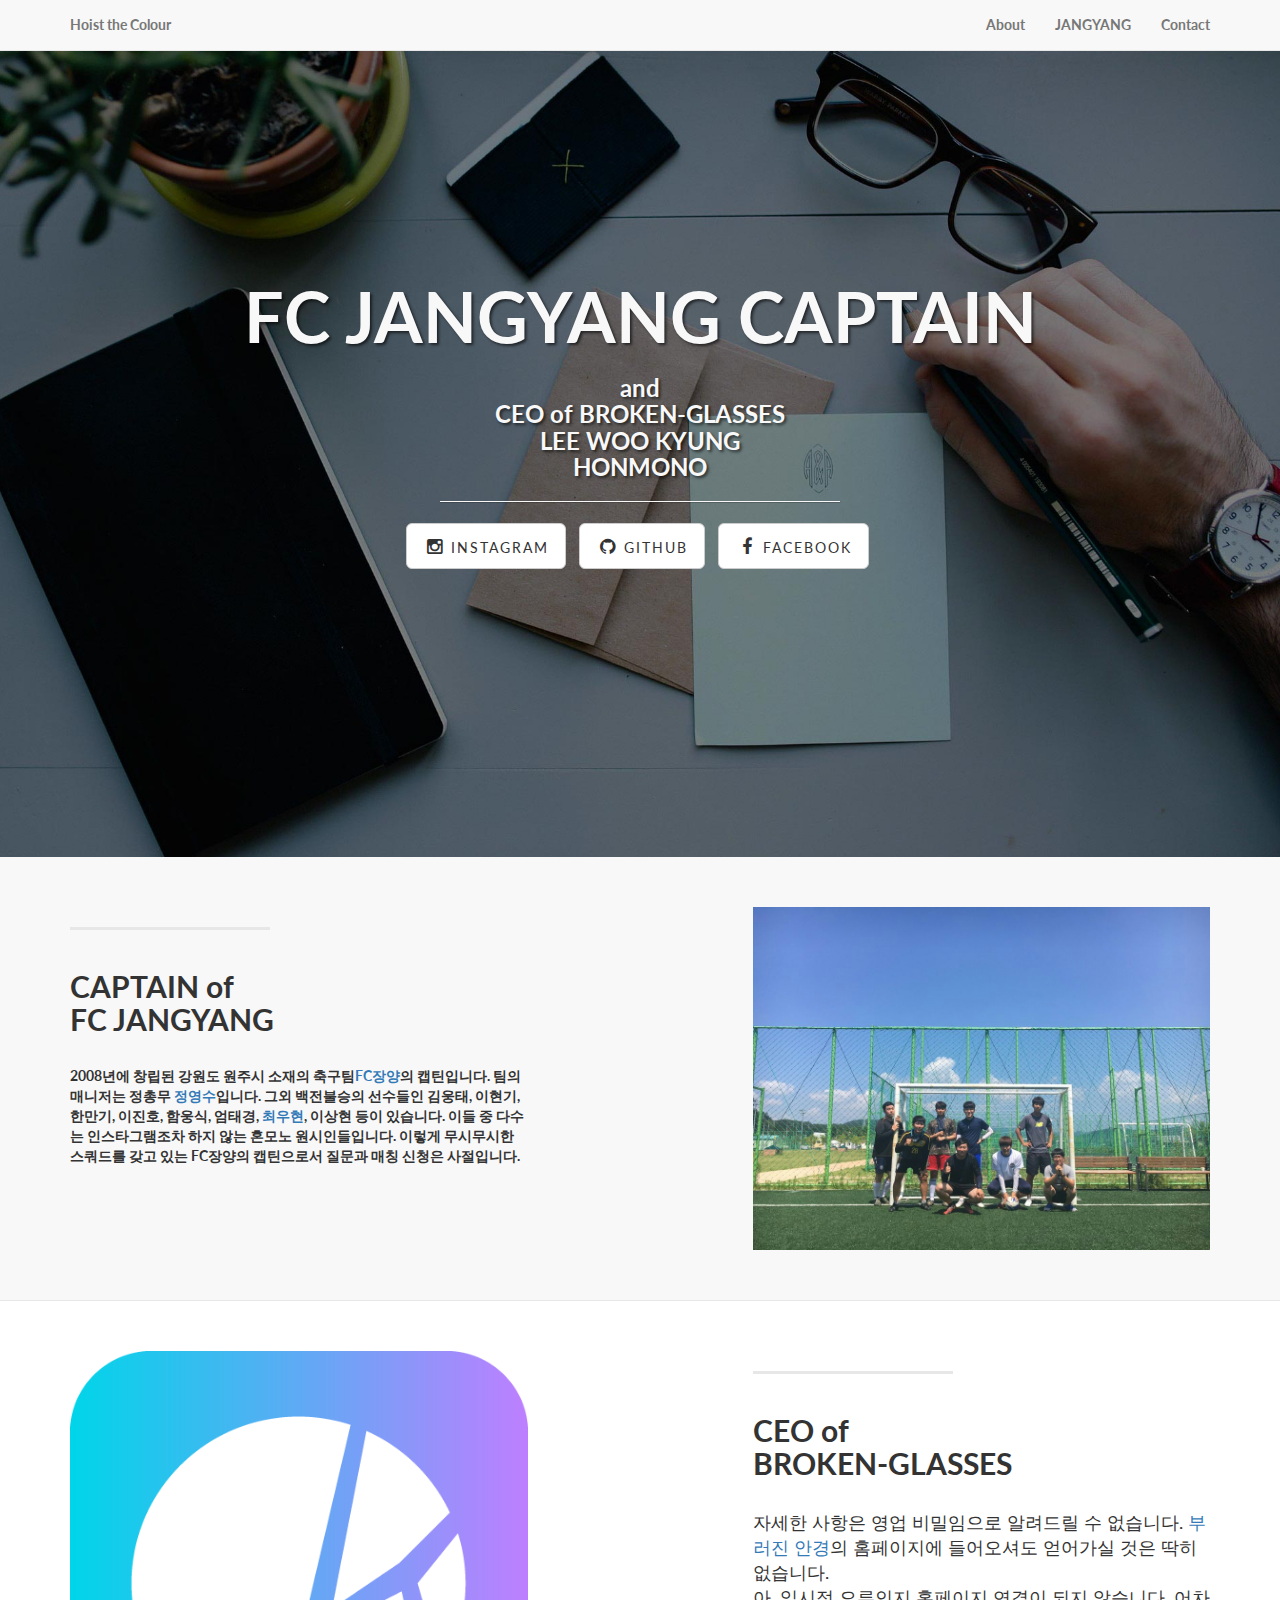
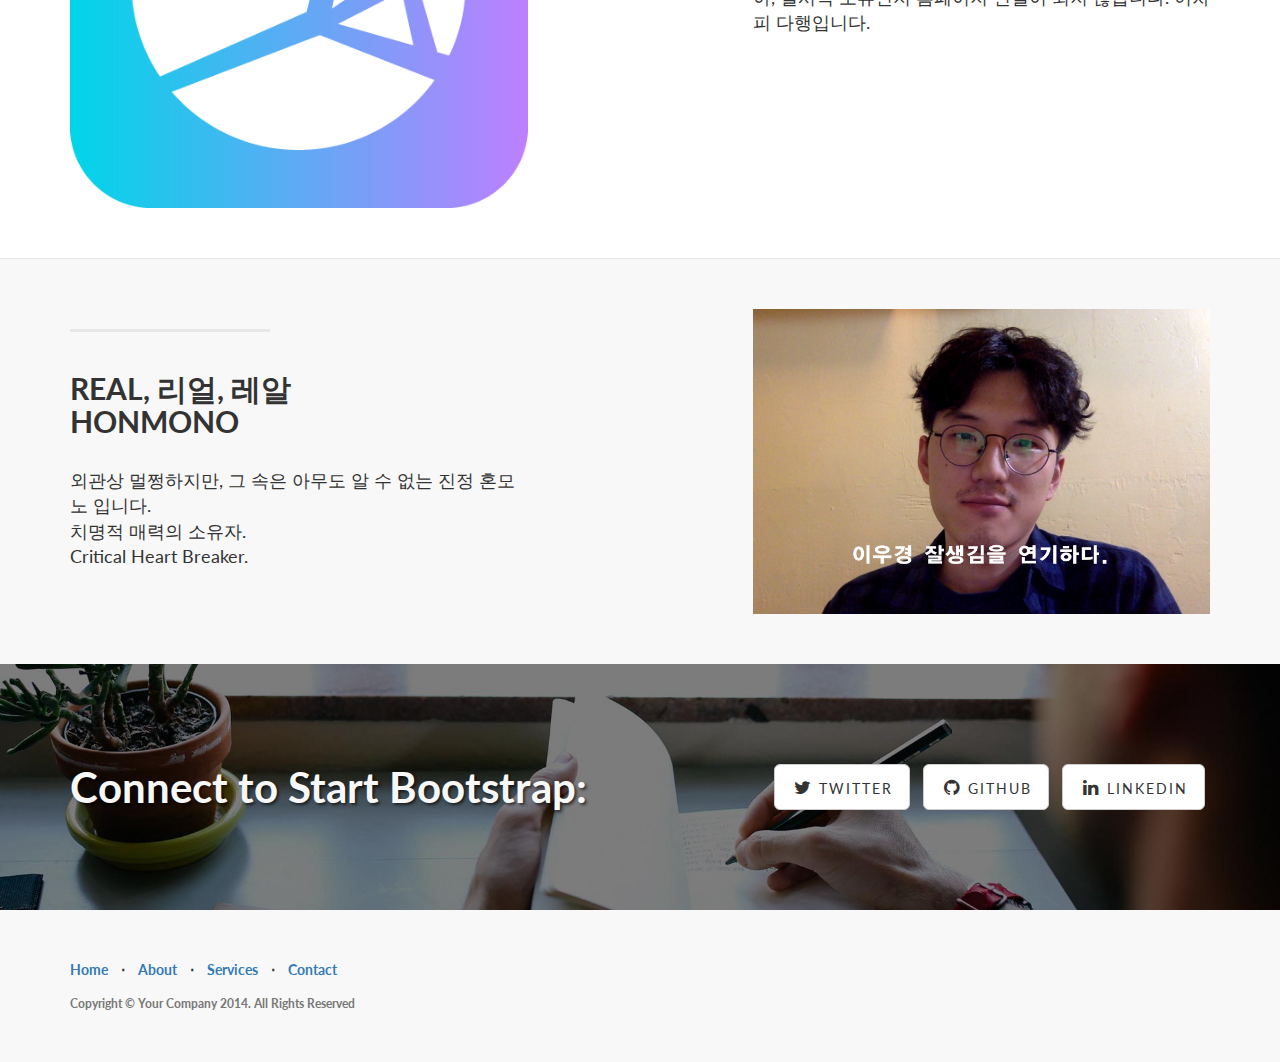
<file: index.html>
<!DOCTYPE html>
<html lang="en">

<head>

    <meta charset="utf-8">
    <meta http-equiv="X-UA-Compatible" content="IE=edge">
    <meta name="viewport" content="width=device-width, initial-scale=1">
    <meta name="description" content="">
    <meta name="author" content="">

    <title>Broken-Glasses</title>

    <!-- Bootstrap Core CSS -->
    <link href="css/bootstrap.min.css" rel="stylesheet">

    <!-- Custom CSS -->
    <link href="css/landing-page.css" rel="stylesheet">

    <!-- Custom Fonts -->
    <link href="font-awesome/css/font-awesome.min.css" rel="stylesheet" type="text/css">
    <link href="https://fonts.googleapis.com/css?family=Lato:300,400,700,300italic,400italic,700italic" rel="stylesheet" type="text/css">

    <!-- HTML5 Shim and Respond.js IE8 support of HTML5 elements and media queries -->
    <!-- WARNING: Respond.js doesn't work if you view the page via file:// -->
    <!--[if lt IE 9]>
        <script src="https://oss.maxcdn.com/libs/html5shiv/3.7.0/html5shiv.js"></script>
        <script src="https://oss.maxcdn.com/libs/respond.js/1.4.2/respond.min.js"></script>
    <![endif]-->

</head>

<body>

    <!-- Navigation -->
    <nav class="navbar navbar-default navbar-fixed-top topnav" role="navigation">
        <div class="container topnav">
            <!-- Brand and toggle get grouped for better mobile display -->
            <div class="navbar-header">
                <button type="button" class="navbar-toggle" data-toggle="collapse" data-target="#bs-example-navbar-collapse-1">
                    <span class="sr-only">Toggle navigation</span>
                    <span class="icon-bar"></span>
                    <span class="icon-bar"></span>
                    <span class="icon-bar"></span>
                </button>
                <a class="navbar-brand topnav" href="#">
                    <!--<div class="logo12345"><img id="logo512" src="/img/logo512.png"/></div>-->
                    Hoist the Colour</a>
            </div>
            <!-- Collect the nav links, forms, and other content for toggling -->
            <div class="collapse navbar-collapse" id="bs-example-navbar-collapse-1">
                <ul class="nav navbar-nav navbar-right">
                    <li>
                        <a href="#about">About</a>
                    </li>
                    <li>
                        <a href="#services">JANGYANG</a>
                    </li>
                    <li>
                        <a href="#contact">Contact</a>
                    </li>
                </ul>
            </div>
            <!-- /.navbar-collapse -->
        </div>
        <!-- /.container -->
    </nav>


    <!-- Header -->
    <a name="about"></a>
    <div class="intro-header">
        <!--<video autoplay loop id="videoBg">-->
        <!--    <source src="/img/1.mp4" type="video/mp4">-->
        <!--    </video>-->
        <div class="container">
            </video>
            <div class="row">
                <div class="col-lg-12">
                    <div class="intro-message">
                        <h1>FC JANGYANG CAPTAIN</h1>
                        <h3>and<br>CEO of BROKEN-GLASSES<br>LEE WOO KYUNG<br>HONMONO</h3>
                        <hr class="intro-divider">
                        <ul class="list-inline intro-social-buttons">
                            <li>
                                <a href="https://www.instagram.com/fcjyct" class="btn btn-default btn-lg"><i class="fa fa-instagram fa-fw"></i> <span class="network-name">Instagram</span></a>
                            </li>
                            <li>
                                <a href="https://github.com/jangyang/jangyangcaptain" class="btn btn-default btn-lg"><i class="fa fa-github fa-fw"></i> <span class="network-name">Github</span></a>
                            </li>
                            <li>
                                <a href="https://www.facebook.com/fcjyct" class="btn btn-default btn-lg"><i class="fa fa-facebook fa-fw"></i> <span class="network-name">Facebook</span></a>
                            </li>
                        </ul>
                    </div>
                </div>
            </div>

        </div>
        <!-- /.container -->
        <!--</video>-->
    </div>
    <!-- /.intro-header -->

    <!-- Page Content -->

	<a  name="services"></a>
    <div class="content-section-a">

        <div class="container">
            <div class="row">
                <div class="col-lg-5 col-sm-6">
                    <hr class="section-heading-spacer">
                    <div class="clearfix"></div>
                    <h2 class="section-heading">CAPTAIN of<br>FC JANGYANG</h2>
                    <p style="size=3em;">2008년에 창립된 강원도 원주시 소재의 축구팀<a target="_blank" href="https://www.facebook.com/groups/197754473633862/?ref=group_cover">FC장양</a>의 캡틴입니다. 팀의 매니저는 정총무 <a target="_blank" href="https://www.instagram.com/youngsu_hyeongyu/">정영수</a>입니다. 그외 백전불승의 선수들인 김웅태, 이현기, 한만기, 이진호, 함웅식, 엄태경, <a target="_blank" href="https://www.instagram.com/cstarb/">최우현</a>, 이상현 등이 있습니다. 이들 중 다수는 인스타그램조차 하지 않는 혼모노 원시인들입니다. 이렇게 무시무시한 스쿼드를 갖고 있는 FC장양의 캡틴으로서 질문과 매칭 신청은 사절입니다.</p>
                </div>
                <div class="col-lg-5 col-lg-offset-2 col-sm-6">
                    <img class="img-responsive" src="img/jangyang.jpg" alt="">
                </div>
            </div>

        </div>
        <!-- /.container -->

    </div>
    <!-- /.content-section-a -->

    <div class="content-section-b">

        <div class="container">

            <div class="row">
                <div class="col-lg-5 col-lg-offset-1 col-sm-push-6  col-sm-6">
                    <hr class="section-heading-spacer">
                    <div class="clearfix"></div>
                    <h2 class="section-heading">CEO of<br>BROKEN-GLASSES</h2>
                    <p class="lead">자세한 사항은 영업 비밀임으로 알려드릴 수 없습니다. <a target="_blank" href="www.broken-glasses.com/">부러진 안경</a>의 홈페이지에 들어오셔도 얻어가실 것은 딱히 없습니다.<br>아, 일시적 오류인지 홈페이지 연결이 되지 않습니다. 어차피 다행입니다.</p>
                </div>
                <div class="col-lg-5 col-sm-pull-6  col-sm-6">
                    <img class="img-responsive" src="img/logo512.png" alt="">
                </div>
            </div>

        </div>
        <!-- /.container -->

    </div>
    <!-- /.content-section-b -->

    <div class="content-section-a">

        <div class="container">

            <div class="row">
                <div class="col-lg-5 col-sm-6">
                    <hr class="section-heading-spacer">
                    <div class="clearfix"></div>
                    <h2 class="section-heading">REAL, 리얼, 레알<br>HONMONO</h2>
                    <p class="lead">외관상 멀쩡하지만, 그 속은 아무도 알 수 없는 진정 혼모노 입니다.<br>치명적 매력의 소유자.<br>Critical Heart Breaker.</p>
                </div>
                <div class="col-lg-5 col-lg-offset-2 col-sm-6">
                    <img class="img-responsive" src="img/HONMONO.jpg" alt="">
                </div>
            </div>

        </div>
        <!-- /.container -->

    </div>
    <!-- /.content-section-a -->

	<a  name="contact"></a>
    <div class="banner">

        <div class="container">

            <div class="row">
                <div class="col-lg-6">
                    <h2>Connect to Start Bootstrap:</h2>
                </div>
                <div class="col-lg-6">
                    <ul class="list-inline banner-social-buttons">
                        <li>
                            <a href="https://twitter.com/SBootstrap" class="btn btn-default btn-lg"><i class="fa fa-twitter fa-fw"></i> <span class="network-name">Twitter</span></a>
                        </li>
                        <li>
                            <a href="https://github.com/IronSummitMedia/startbootstrap" class="btn btn-default btn-lg"><i class="fa fa-github fa-fw"></i> <span class="network-name">Github</span></a>
                        </li>
                        <li>
                            <a href="#" class="btn btn-default btn-lg"><i class="fa fa-linkedin fa-fw"></i> <span class="network-name">Linkedin</span></a>
                        </li>
                    </ul>
                </div>
            </div>

        </div>
        <!-- /.container -->

    </div>
    <!-- /.banner -->

    <!-- Footer -->
    <footer>
        <div class="container">
            <div class="row">
                <div class="col-lg-12">
                    <ul class="list-inline">
                        <li>
                            <a href="#">Home</a>
                        </li>
                        <li class="footer-menu-divider">&sdot;</li>
                        <li>
                            <a href="#about">About</a>
                        </li>
                        <li class="footer-menu-divider">&sdot;</li>
                        <li>
                            <a href="#services">Services</a>
                        </li>
                        <li class="footer-menu-divider">&sdot;</li>
                        <li>
                            <a href="#contact">Contact</a>
                        </li>
                    </ul>
                    <p class="copyright text-muted small">Copyright &copy; Your Company 2014. All Rights Reserved</p>
                </div>
            </div>
        </div>
    </footer>

    <!-- jQuery -->
    <script src="js/jquery.js"></script>

    <!-- Bootstrap Core JavaScript -->
    <script src="js/bootstrap.min.js"></script>

</body>

</html>
</file>
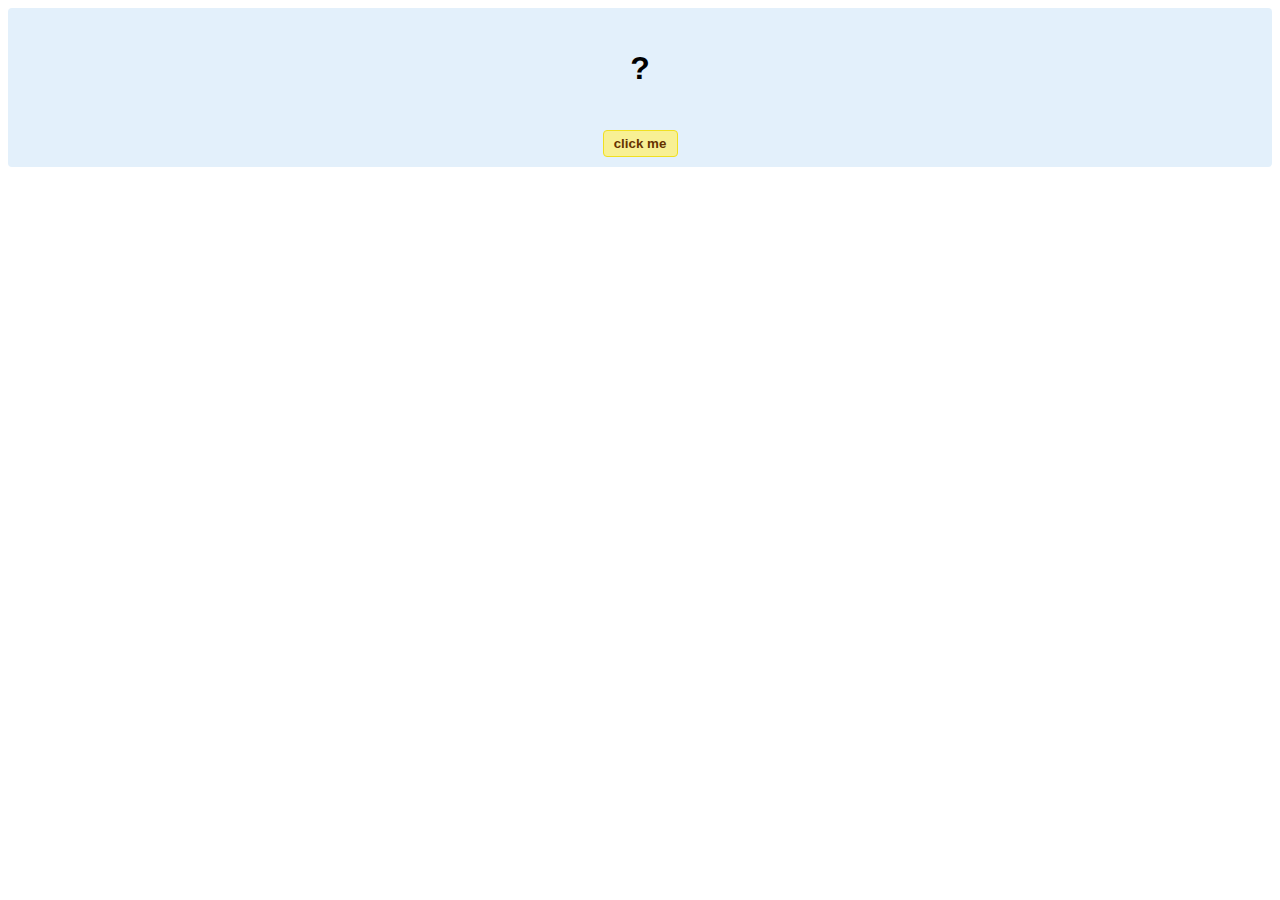
<file: hello-world.html>
<!DOCTYPE html>
<!-- HTML5 Hello world by kirupa - http://www.kirupa.com/html5/getting_your_feet_wet_html5_pg1.htm -->
<html lang="en-us">

<head>
<meta charset="utf-8">
<title>Hello...</title>
<style type="text/css">
#mainContent {
	font-family: Arial, Helvetica, sans-serif;
	font-size: xx-large;
	font-weight: bold;
	background-color: #E3F0FB;
	border-radius: 4px;
	padding: 10px;
	text-align: center;
}
.buttonStyle {
	border-radius: 4px;
	border: thin solid #F0E020;
	padding: 5px;
	background-color: #F8F094;
	font-family: "Segoe UI", Tahoma, Geneva, Verdana, sans-serif;
	font-weight: bold;
	color: #663300;
	width: 75px;
}

.buttonStyle:hover {
	border: thin solid #FFCC00;
	background-color: #FCF9D6;
	color: #996633;
	cursor: pointer;
}
.buttonStyle:active {
	border: thin solid #99CC00;
	background-color: #F5FFD2;
	color: #669900;
	cursor: pointer;
}

</style>
</head>

<body>
<div id="mainContent">
<p id="helloText">?</p>
<button id="clickButton" class="buttonStyle">click me</button>
</div>
<script> 
var myButton = document.getElementById("clickButton");
var myText = document.getElementById("helloText");

myButton.addEventListener('click', doSomething, false)

function doSomething() {
	myText.textContent = "world!";
}
</script>

</body>
</html>
</file>
<file: css/landing-page.css>
/*
 * Start Bootstrap - Landing Page (http://startbootstrap.com/)
 * Copyright 2013-2016 Start Bootstrap
 * Licensed under MIT (https://github.com/BlackrockDigital/startbootstrap/blob/gh-pages/LICENSE)
 */

body,
html {
    width: 100%;
    height: 100%;
}

body,
h1,
h2,
h3,
h4,
h5,
h6 {
    font-family: "Lato","Helvetica Neue",Helvetica,Arial,sans-serif;
    font-weight: 700;
}

.topnav {
    font-size: 14px; 
}

.lead {
    font-size: 18px;
    font-weight: 400;
}

.intro-header {
    padding-top: 50px; /* If you're making other pages, make sure there is 50px of padding to make sure the navbar doesn't overlap content! */
    padding-bottom: 50px;
    text-align: center;
    color: #f8f8f8;
    background: url(../img/intro-bg.jpg) no-repeat center center;
    background-size: cover;
}

.intro-message {
    position: relative;
    padding-top: 20%;
    padding-bottom: 20%;
}

.intro-message > h1 {
    margin: 0;
    text-shadow: 2px 2px 3px rgba(0,0,0,0.6);
    font-size: 5em;
}

.intro-divider {
    width: 400px;
    border-top: 1px solid #f8f8f8;
    border-bottom: 1px solid rgba(0,0,0,0.2);
}

.intro-message > h3 {
    text-shadow: 2px 2px 3px rgba(0,0,0,0.6);
}

@media(max-width:767px) {
    .intro-message {
        padding-bottom: 15%;
    }

    .intro-message > h1 {
        font-size: 3em;
    }

    ul.intro-social-buttons > li {
        display: block;
        margin-bottom: 20px;
        padding: 0;
    }

    ul.intro-social-buttons > li:last-child {
        margin-bottom: 0;
    }

    .intro-divider {
        width: 100%;
    }
}

.network-name {
    text-transform: uppercase;
    font-size: 14px;
    font-weight: 400;
    letter-spacing: 2px;
}

.content-section-a {
    padding: 50px 0;
    background-color: #f8f8f8;
}

.content-section-b {
    padding: 50px 0;
    border-top: 1px solid #e7e7e7;
    border-bottom: 1px solid #e7e7e7;
}

.section-heading {
    margin-bottom: 30px;
}

.section-heading-spacer {
    float: left;
    width: 200px;
    border-top: 3px solid #e7e7e7;
}

.banner {
    padding: 100px 0;
    color: #f8f8f8;
    background: url(../img/banner-bg.jpg) no-repeat center center;
    background-size: cover;
}

.banner h2 {
    margin: 0;
    text-shadow: 2px 2px 3px rgba(0,0,0,0.6);
    font-size: 3em;
}

.banner ul {
    margin-bottom: 0;
}

.banner-social-buttons {
    float: right;
    margin-top: 0;
}

@media(max-width:1199px) {
    ul.banner-social-buttons {
        float: left;
        margin-top: 15px;
    }
}

@media(max-width:767px) {
    .banner h2 {
        margin: 0;
        text-shadow: 2px 2px 3px rgba(0,0,0,0.6);
        font-size: 3em;
    }

    ul.banner-social-buttons > li {
        display: block;
        margin-bottom: 20px;
        padding: 0;
    }

    ul.banner-social-buttons > li:last-child {
        margin-bottom: 0;
    }
}

footer {
    padding: 50px 0;
    background-color: #f8f8f8;
}

p.copyright {
    margin: 15px 0 0;
}
</file>
